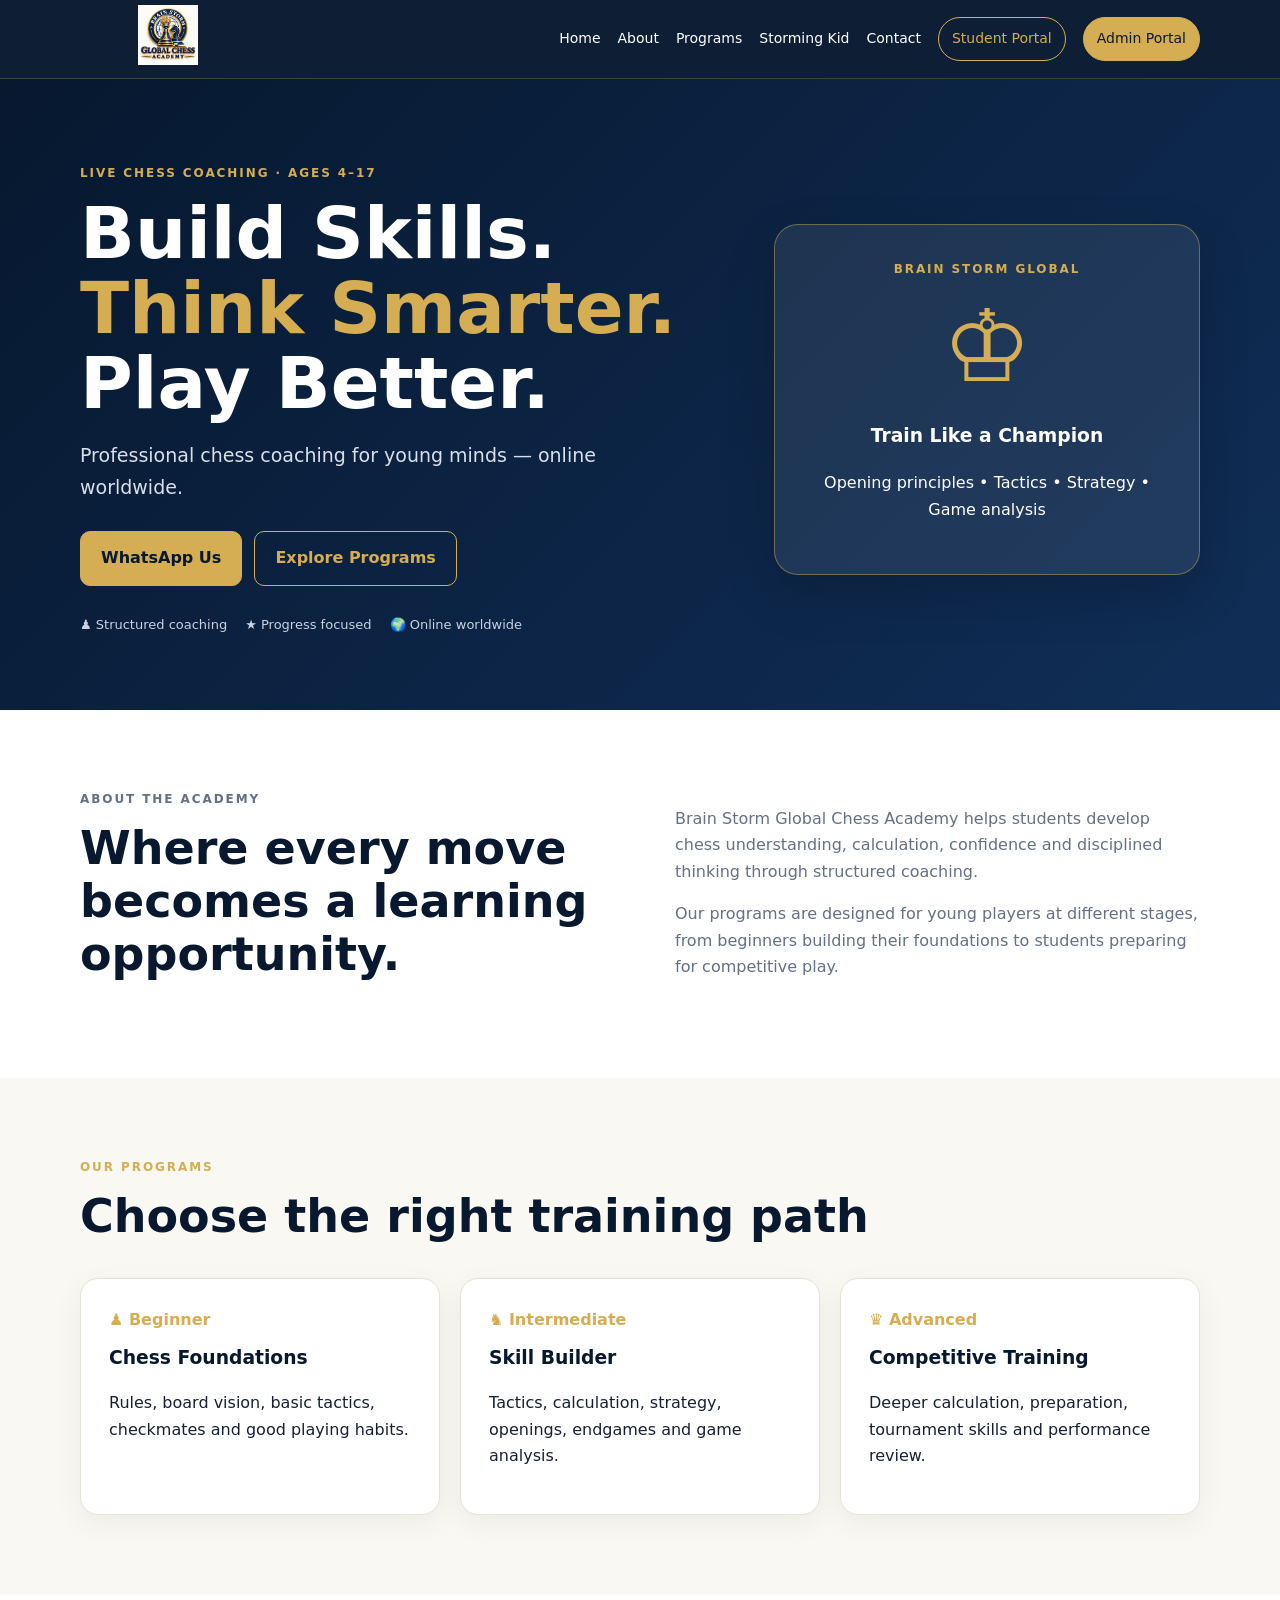
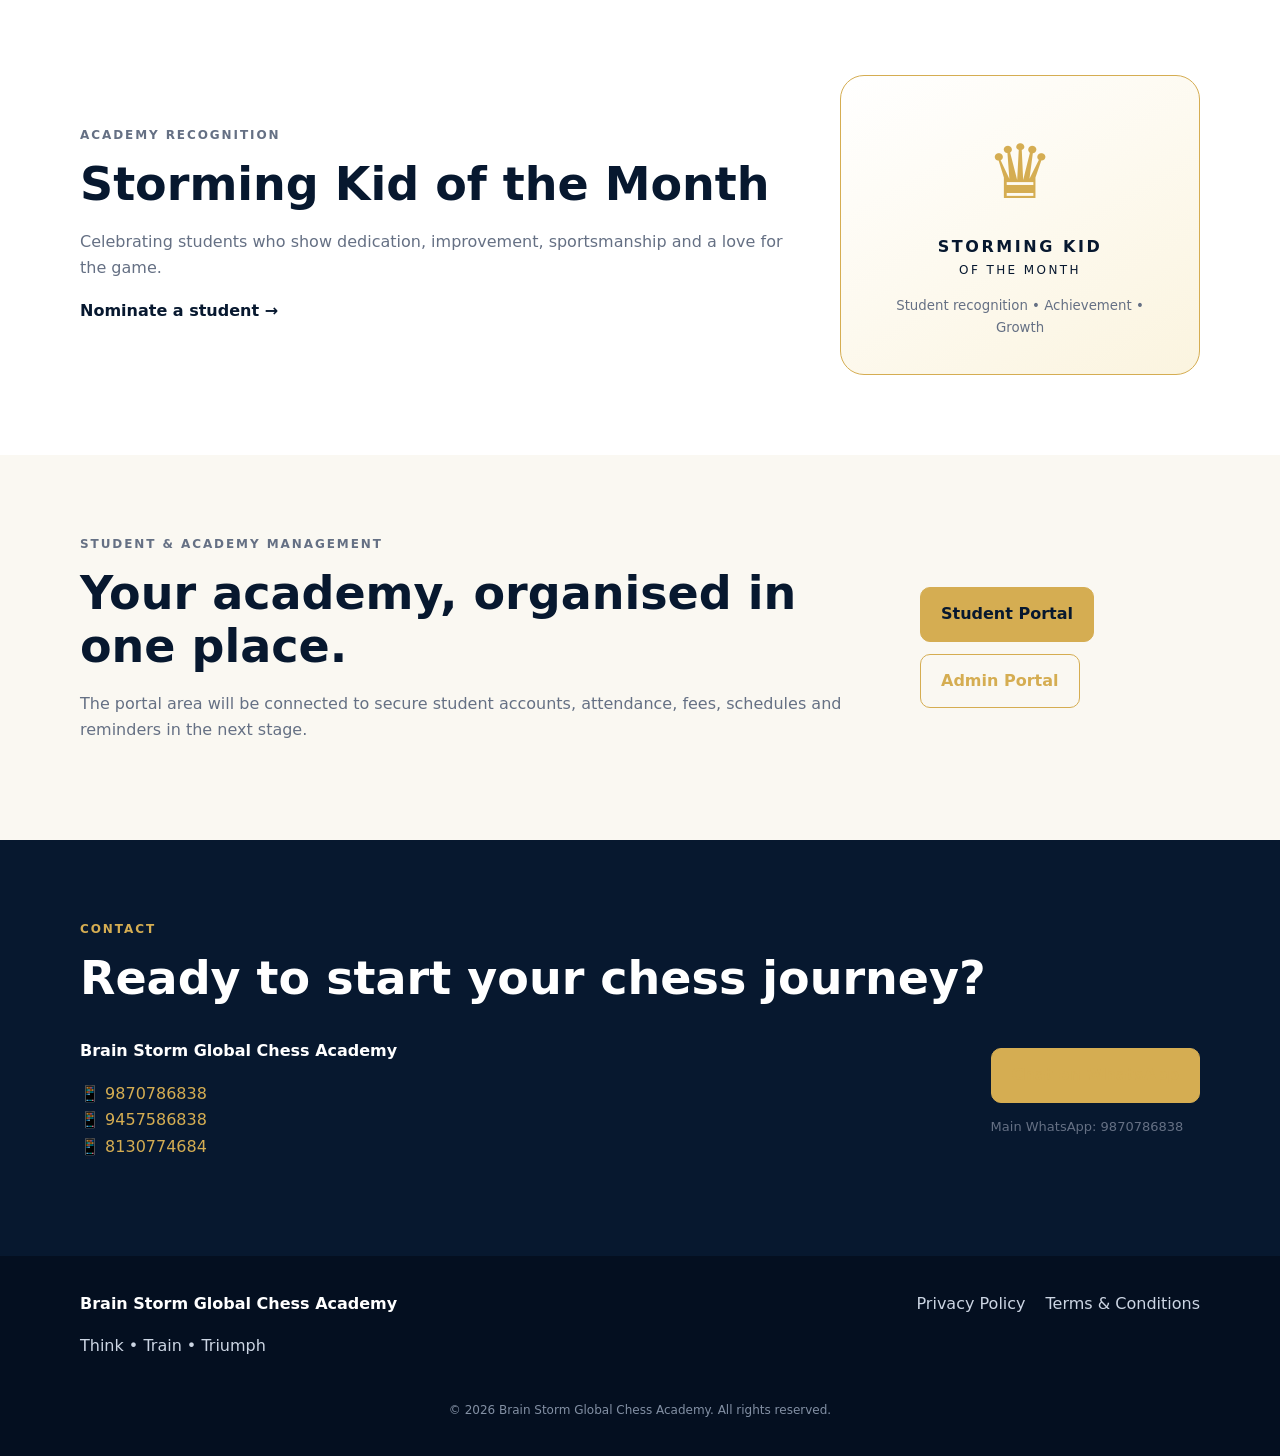
<file: index.html>
<!doctype html><html lang="en"><head><meta charset="utf-8"><meta name="viewport" content="width=device-width,initial-scale=1"><meta name="description" content="Brain Storm Global Chess Academy - professional chess coaching for students ages 4–17, online worldwide."><title>Brain Storm Global Chess Academy</title><link rel="stylesheet" href="style.css"></head><body>
<header class="top"><div class="nav wrap"><a class="brand" href="index.html"><img src="logo.jpg" alt="Brain Storm Global Chess Academy logo"></a><button class="menu" aria-label="Open menu" onclick="toggleMenu()">☰</button><nav id="nav"><a href="#home">Home</a><a href="#about">About</a><a href="#programs">Programs</a><a href="#recognition">Storming Kid</a><a href="#contact">Contact</a><a class="navbtn" href="student-login.html">Student Portal</a><a class="navbtn dark" href="admin-login.html">Admin Portal</a></nav></div></header>
<main><section id="home" class="hero"><div class="wrap heroGrid"><div><p class="eyebrow">LIVE CHESS COACHING · AGES 4–17</p><h1>Build Skills.<br><span>Think Smarter.</span><br>Play Better.</h1><p class="lead">Professional chess coaching for young minds — online worldwide.</p><div class="actions"><a class="btn" href="https://wa.me/919870786838" target="_blank">WhatsApp Us</a><a class="btn outline" href="#programs">Explore Programs</a></div><div class="trust"><span>♟ Structured coaching</span><span>★ Progress focused</span><span>🌍 Online worldwide</span></div></div><div class="heroCard"><div class="mini">BRAIN STORM GLOBAL</div><div class="king">♔</div><h3>Train Like a Champion</h3><p>Opening principles • Tactics • Strategy • Game analysis</p></div></div></section>
<section id="about" class="section"><div class="wrap two"><div><p class="eyebrow">ABOUT THE ACADEMY</p><h2>Where every move becomes a learning opportunity.</h2></div><div><p>Brain Storm Global Chess Academy helps students develop chess understanding, calculation, confidence and disciplined thinking through structured coaching.</p><p>Our programs are designed for young players at different stages, from beginners building their foundations to students preparing for competitive play.</p></div></div></section>
<section id="programs" class="section soft"><div class="wrap"><p class="eyebrow">OUR PROGRAMS</p><h2>Choose the right training path</h2><div class="cards"><article><b>♟ Beginner</b><h3>Chess Foundations</h3><p>Rules, board vision, basic tactics, checkmates and good playing habits.</p></article><article><b>♞ Intermediate</b><h3>Skill Builder</h3><p>Tactics, calculation, strategy, openings, endgames and game analysis.</p></article><article><b>♛ Advanced</b><h3>Competitive Training</h3><p>Deeper calculation, preparation, tournament skills and performance review.</p></article></div></div></section>
<section id="recognition" class="section"><div class="wrap recognition"><div><p class="eyebrow">ACADEMY RECOGNITION</p><h2>Storming Kid of the Month</h2><p>Celebrating students who show dedication, improvement, sportsmanship and a love for the game.</p><a class="textlink" href="https://wa.me/919870786838" target="_blank">Nominate a student →</a></div><div class="award"><div class="awardIcon">♛</div><strong>STORMING KID</strong><span>OF THE MONTH</span><small>Student recognition • Achievement • Growth</small></div></div></section>
<section class="section soft"><div class="wrap portal"><div><p class="eyebrow">STUDENT & ACADEMY MANAGEMENT</p><h2>Your academy, organised in one place.</h2><p>The portal area will be connected to secure student accounts, attendance, fees, schedules and reminders in the next stage.</p></div><div class="portalBtns"><a class="btn" href="student-login.html">Student Portal</a><a class="btn outline" href="admin-login.html">Admin Portal</a></div></div></section>
<section id="contact" class="section contact"><div class="wrap"><p class="eyebrow">CONTACT</p><h2>Ready to start your chess journey?</h2><div class="contactGrid"><div><p><strong>Brain Storm Global Chess Academy</strong></p><p>📱 <a href="tel:+919870786838">9870786838</a><br>📱 <a href="tel:+919457586838">9457586838</a><br>📱 <a href="tel:+918130774684">8130774684</a></p></div><div><a class="btn" href="https://wa.me/919870786838" target="_blank">Chat on WhatsApp</a><p class="small">Main WhatsApp: 9870786838</p></div></div></div></section></main>
<footer><div class="wrap foot"><div><strong>Brain Storm Global Chess Academy</strong><p>Think • Train • Triumph</p></div><div class="legal"><a href="privacy.html">Privacy Policy</a><a href="terms.html">Terms & Conditions</a></div></div><div class="copyright">© 2026 Brain Storm Global Chess Academy. All rights reserved.</div></footer><script src="script.js"></script></body></html>
</file>
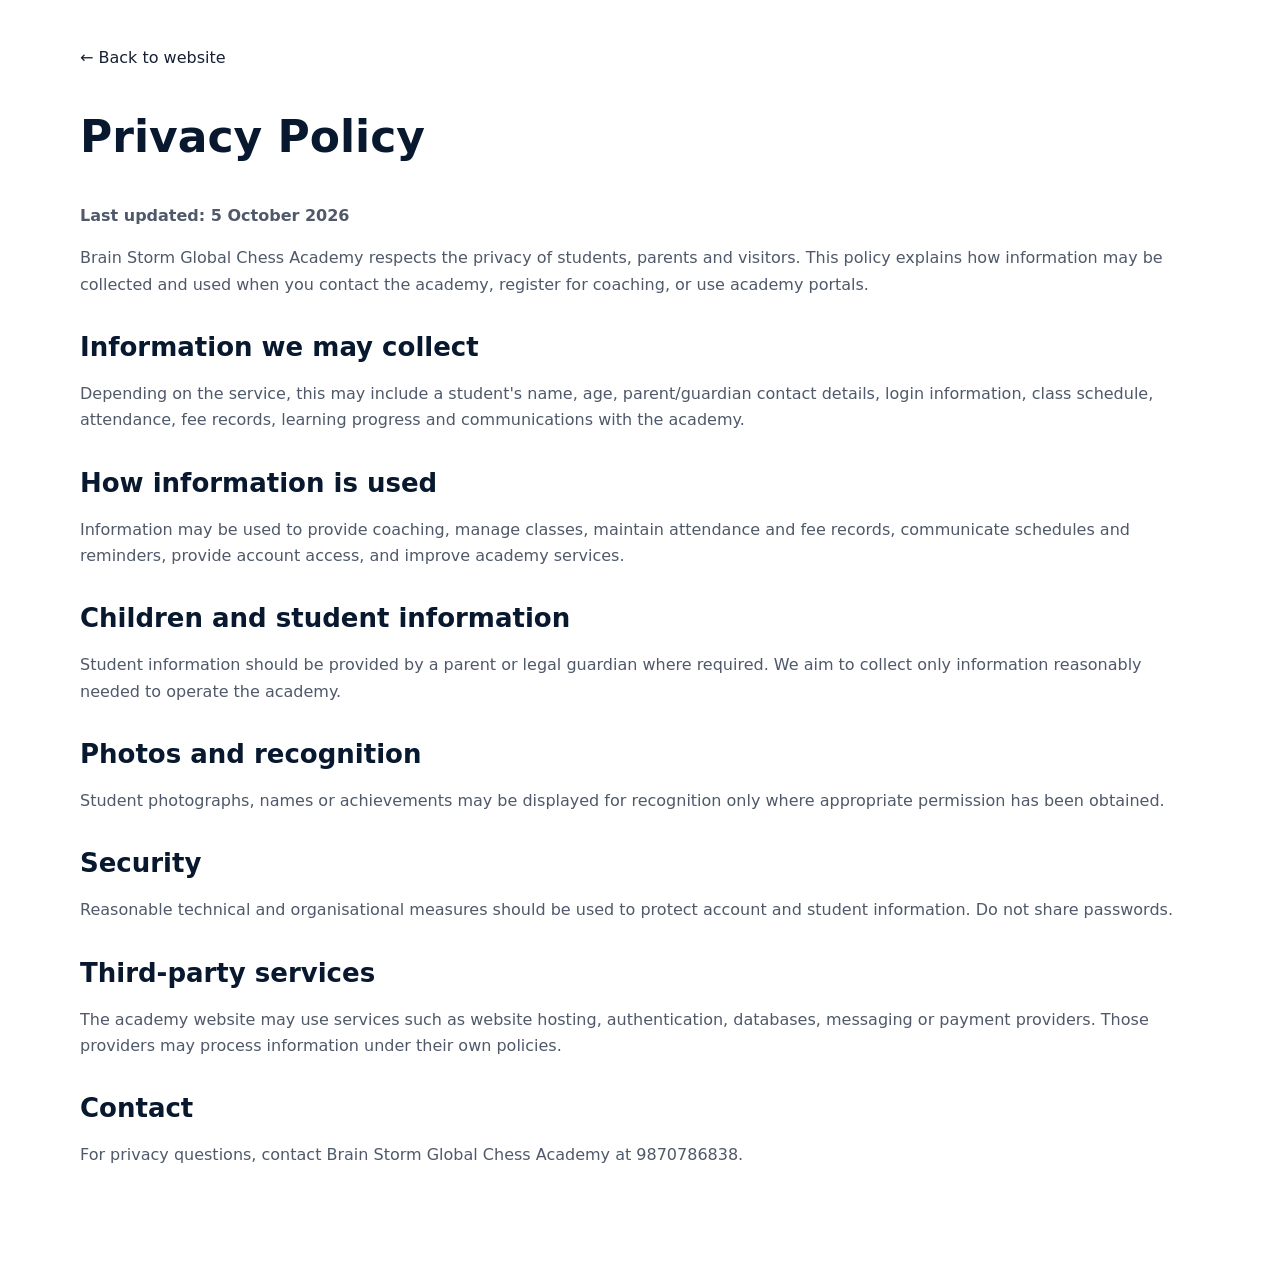
<file: privacy.html>
<!doctype html><html><head><meta charset="utf-8"><meta name="viewport" content="width=device-width,initial-scale=1"><title>Privacy Policy | Brain Storm</title><link rel="stylesheet" href="style.css"></head><body><main class="legalPage wrap"><a href="index.html">← Back to website</a><h1>Privacy Policy</h1><p><strong>Last updated: 5 October 2026</strong></p><p>Brain Storm Global Chess Academy respects the privacy of students, parents and visitors. This policy explains how information may be collected and used when you contact the academy, register for coaching, or use academy portals.</p><h2>Information we may collect</h2><p>Depending on the service, this may include a student's name, age, parent/guardian contact details, login information, class schedule, attendance, fee records, learning progress and communications with the academy.</p><h2>How information is used</h2><p>Information may be used to provide coaching, manage classes, maintain attendance and fee records, communicate schedules and reminders, provide account access, and improve academy services.</p><h2>Children and student information</h2><p>Student information should be provided by a parent or legal guardian where required. We aim to collect only information reasonably needed to operate the academy.</p><h2>Photos and recognition</h2><p>Student photographs, names or achievements may be displayed for recognition only where appropriate permission has been obtained.</p><h2>Security</h2><p>Reasonable technical and organisational measures should be used to protect account and student information. Do not share passwords.</p><h2>Third-party services</h2><p>The academy website may use services such as website hosting, authentication, databases, messaging or payment providers. Those providers may process information under their own policies.</p><h2>Contact</h2><p>For privacy questions, contact Brain Storm Global Chess Academy at 9870786838.</p></main></body></html>
</file>
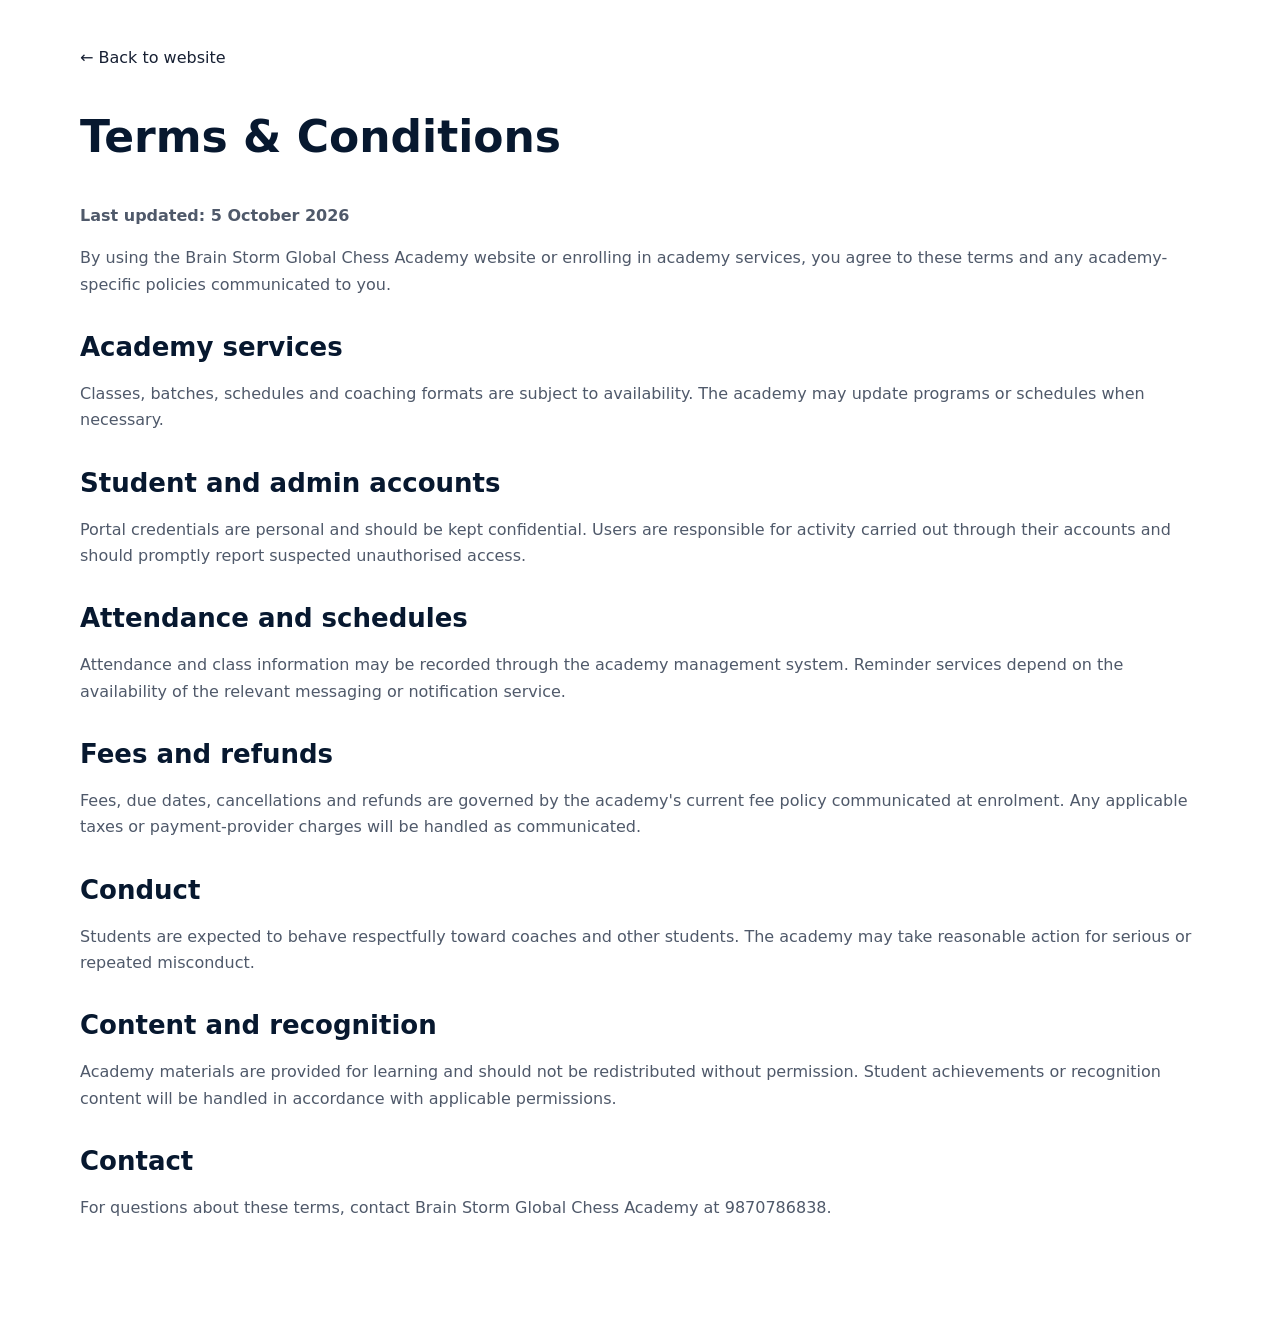
<file: terms.html>
<!doctype html><html><head><meta charset="utf-8"><meta name="viewport" content="width=device-width,initial-scale=1"><title>Terms & Conditions | Brain Storm</title><link rel="stylesheet" href="style.css"></head><body><main class="legalPage wrap"><a href="index.html">← Back to website</a><h1>Terms & Conditions</h1><p><strong>Last updated: 5 October 2026</strong></p><p>By using the Brain Storm Global Chess Academy website or enrolling in academy services, you agree to these terms and any academy-specific policies communicated to you.</p><h2>Academy services</h2><p>Classes, batches, schedules and coaching formats are subject to availability. The academy may update programs or schedules when necessary.</p><h2>Student and admin accounts</h2><p>Portal credentials are personal and should be kept confidential. Users are responsible for activity carried out through their accounts and should promptly report suspected unauthorised access.</p><h2>Attendance and schedules</h2><p>Attendance and class information may be recorded through the academy management system. Reminder services depend on the availability of the relevant messaging or notification service.</p><h2>Fees and refunds</h2><p>Fees, due dates, cancellations and refunds are governed by the academy's current fee policy communicated at enrolment. Any applicable taxes or payment-provider charges will be handled as communicated.</p><h2>Conduct</h2><p>Students are expected to behave respectfully toward coaches and other students. The academy may take reasonable action for serious or repeated misconduct.</p><h2>Content and recognition</h2><p>Academy materials are provided for learning and should not be redistributed without permission. Student achievements or recognition content will be handled in accordance with applicable permissions.</p><h2>Contact</h2><p>For questions about these terms, contact Brain Storm Global Chess Academy at 9870786838.</p></main></body></html>
</file>
<file: style.css>
:root{--navy:#07182f;--navy2:#0d2446;--gold:#d5ad52;--cream:#faf8f2;--text:#172033;--muted:#657084;--line:#e7e2d7}*{box-sizing:border-box}html{scroll-behavior:smooth}body{margin:0;font-family:Inter,system-ui,-apple-system,BlinkMacSystemFont,"Segoe UI",sans-serif;color:var(--text);background:#fff;line-height:1.65}a{color:inherit;text-decoration:none}.wrap{width:min(1120px,92%);margin:auto}.top{position:sticky;top:0;z-index:20;background:rgba(7,24,47,.97);border-bottom:1px solid rgba(213,173,82,.25)}.nav{min-height:78px;display:flex;align-items:center;justify-content:space-between;gap:20px}.brand img{width:175px;max-height:60px;object-fit:contain;border-radius:8px}.menu{display:none;background:none;border:0;color:white;font-size:28px}nav{display:flex;align-items:center;gap:17px;color:#fff;font-size:14px}nav a:hover{color:var(--gold)}.navbtn{padding:9px 13px;border:1px solid var(--gold);border-radius:999px;color:var(--gold)}.navbtn.dark{background:var(--gold);color:var(--navy)}.hero{background:linear-gradient(135deg,var(--navy),#102e57);color:white;padding:85px 0 75px}.heroGrid{display:grid;grid-template-columns:1.2fr .8fr;gap:55px;align-items:center}.eyebrow{letter-spacing:.16em;font-size:12px;font-weight:800;color:var(--gold);margin:0 0 12px}.hero h1{font-size:clamp(42px,6vw,72px);line-height:1.04;margin:0 0 20px}.hero h1 span{color:var(--gold)}.lead{font-size:19px;color:#d9e0eb;max-width:600px}.actions{display:flex;gap:12px;flex-wrap:wrap;margin:28px 0}.btn{display:inline-block;background:var(--gold);color:var(--navy);font-weight:800;padding:13px 20px;border-radius:10px;border:1px solid var(--gold);cursor:pointer}.btn.outline{background:transparent;color:var(--gold)}.trust{display:flex;gap:18px;flex-wrap:wrap;color:#c8d2e1;font-size:13px}.heroCard{background:rgba(255,255,255,.08);border:1px solid rgba(213,173,82,.45);border-radius:24px;padding:35px;text-align:center;box-shadow:0 20px 50px rgba(0,0,0,.18)}.mini{color:var(--gold);font-size:12px;letter-spacing:.16em;font-weight:800}.king{font-size:100px;color:var(--gold);line-height:1.1;margin:12px}.section{padding:80px 0}.soft{background:var(--cream)}h2{font-size:clamp(30px,4vw,46px);line-height:1.15;margin:0 0 18px;color:var(--navy)}.two{display:grid;grid-template-columns:1fr 1fr;gap:70px}.two p,.recognition p,.portal p{color:var(--muted)}.cards{display:grid;grid-template-columns:repeat(3,1fr);gap:20px;margin-top:35px}.cards article{background:#fff;border:1px solid var(--line);border-radius:18px;padding:28px;box-shadow:0 8px 30px rgba(7,24,47,.06)}.cards b{color:var(--gold)}.cards h3{color:var(--navy);margin:10px 0}.recognition{display:grid;grid-template-columns:1fr 360px;gap:50px;align-items:center}.award{border:1px solid var(--gold);border-radius:24px;padding:35px;text-align:center;background:linear-gradient(150deg,#fff,#fbf4df);color:var(--navy)}.awardIcon{font-size:75px;color:var(--gold)}.award strong,.award span,.award small{display:block}.award strong{letter-spacing:.16em}.award span{font-size:12px;letter-spacing:.2em}.award small{margin-top:15px;color:var(--muted)}.textlink{font-weight:800;color:var(--navy)}.portal{display:flex;justify-content:space-between;align-items:center;gap:30px}.portalBtns{display:flex;gap:12px;flex-wrap:wrap}.contact{background:var(--navy);color:white}.contact h2{color:white}.contactGrid{display:flex;justify-content:space-between;align-items:center;gap:30px}.contact a{color:var(--gold)}.small{font-size:13px;color:var(--muted)}footer{background:#040f20;color:#ccd5e3;padding:35px 0}.foot{display:flex;justify-content:space-between;gap:25px}.foot strong{color:white}.legal{display:flex;gap:20px}.legal a:hover{color:var(--gold)}.copyright{text-align:center;margin-top:25px;font-size:12px;color:#8390a4}.loginPage{background:linear-gradient(135deg,var(--navy),#102e57);min-height:100vh}.login{width:min(500px,92%);margin:auto;padding:35px 0}.login>a{color:white}.loginBox{margin-top:25px;background:white;border-radius:22px;padding:35px;box-shadow:0 25px 70px rgba(0,0,0,.3)}.loginBox img{width:180px;max-height:65px;object-fit:contain}.loginBox h1{color:var(--navy);margin-top:0}.loginBox label{display:block;font-weight:700;margin:15px 0}.loginBox input{width:100%;padding:13px;border:1px solid #d8dce3;border-radius:9px;margin-top:6px;font:inherit}.loginBox .btn{width:100%;margin-top:10px}.legalPage{padding:45px 0 80px}.legalPage h1{color:var(--navy);font-size:44px}.legalPage h2{font-size:26px;margin-top:35px}.legalPage p{color:#4f596a}
@media(max-width:850px){.menu{display:block}nav{display:none;position:absolute;top:78px;left:0;right:0;background:var(--navy);padding:18px;flex-direction:column;align-items:stretch}.heroGrid,.two,.recognition{grid-template-columns:1fr}.cards{grid-template-columns:1fr}.portal,.contactGrid,.foot{flex-direction:column;align-items:flex-start}.hero{padding:60px 0}.heroCard{max-width:420px;margin:auto}.brand img{width:150px}}
</file>
